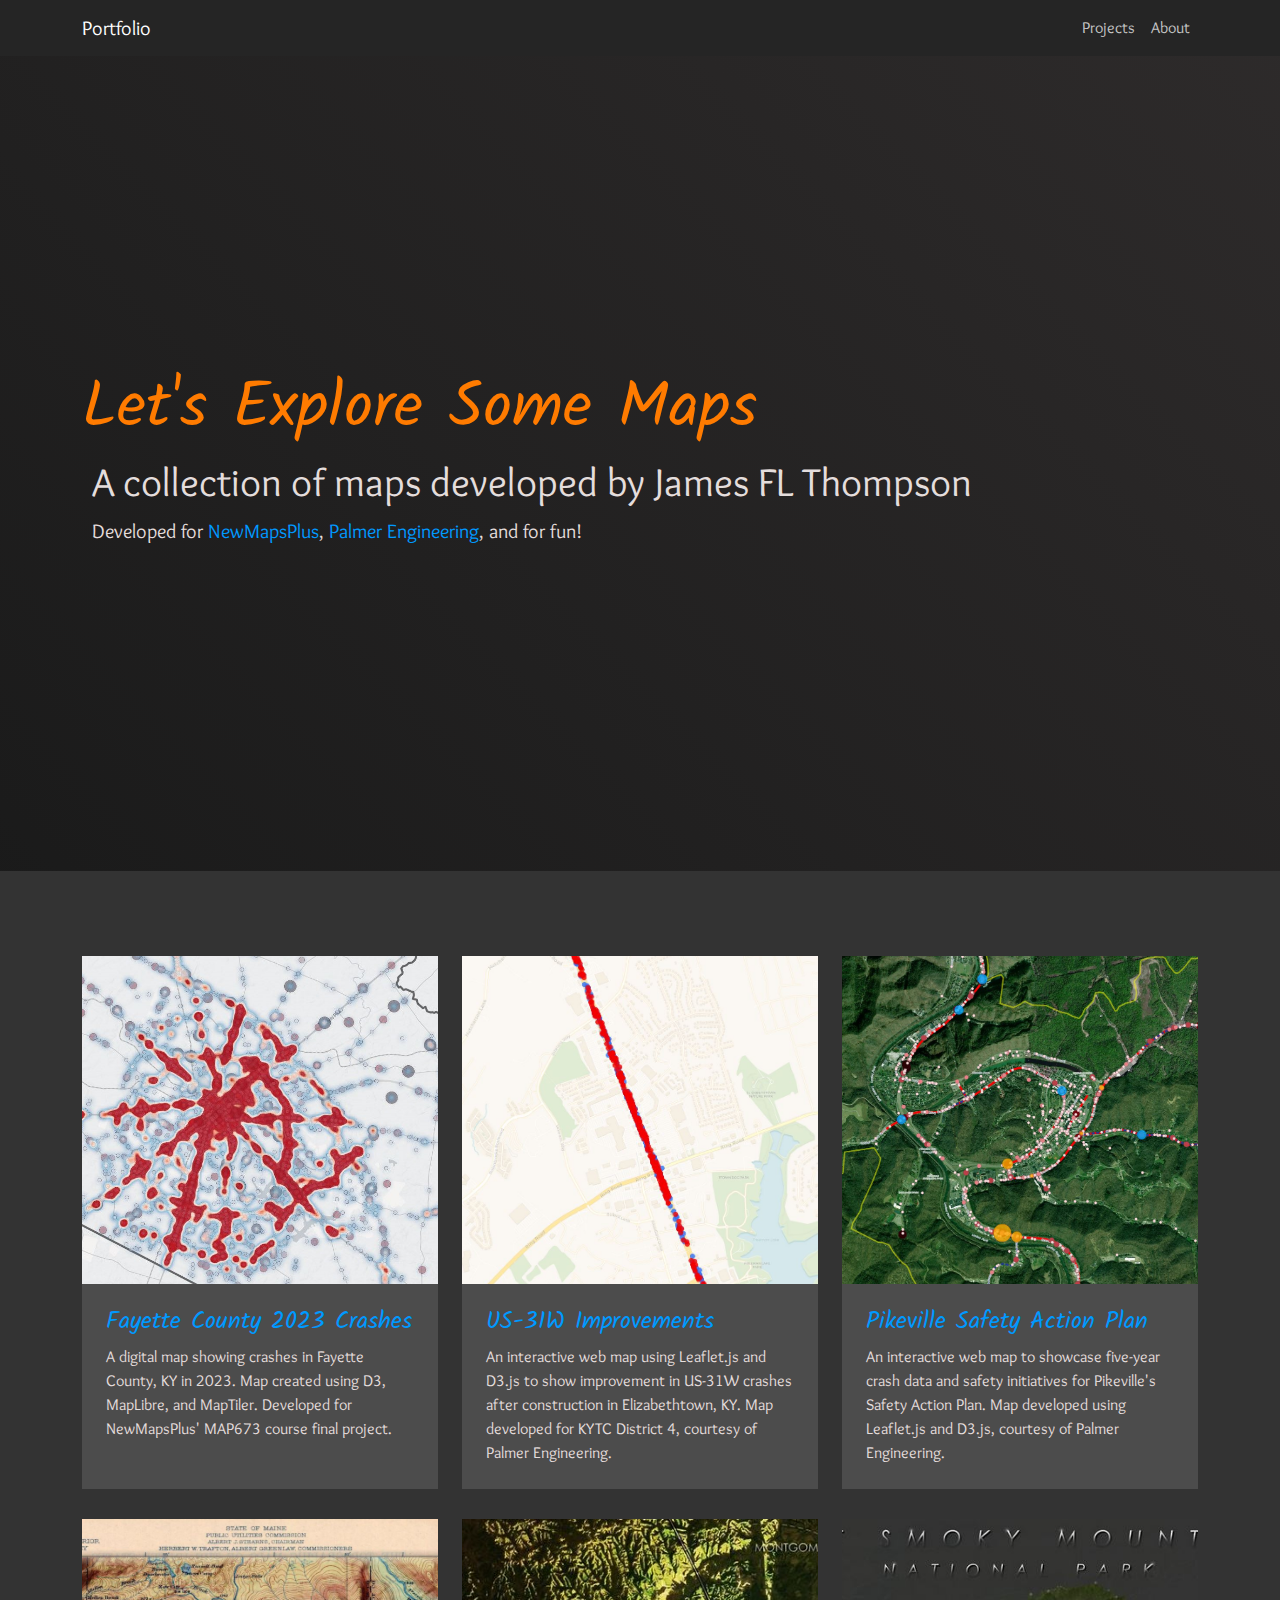
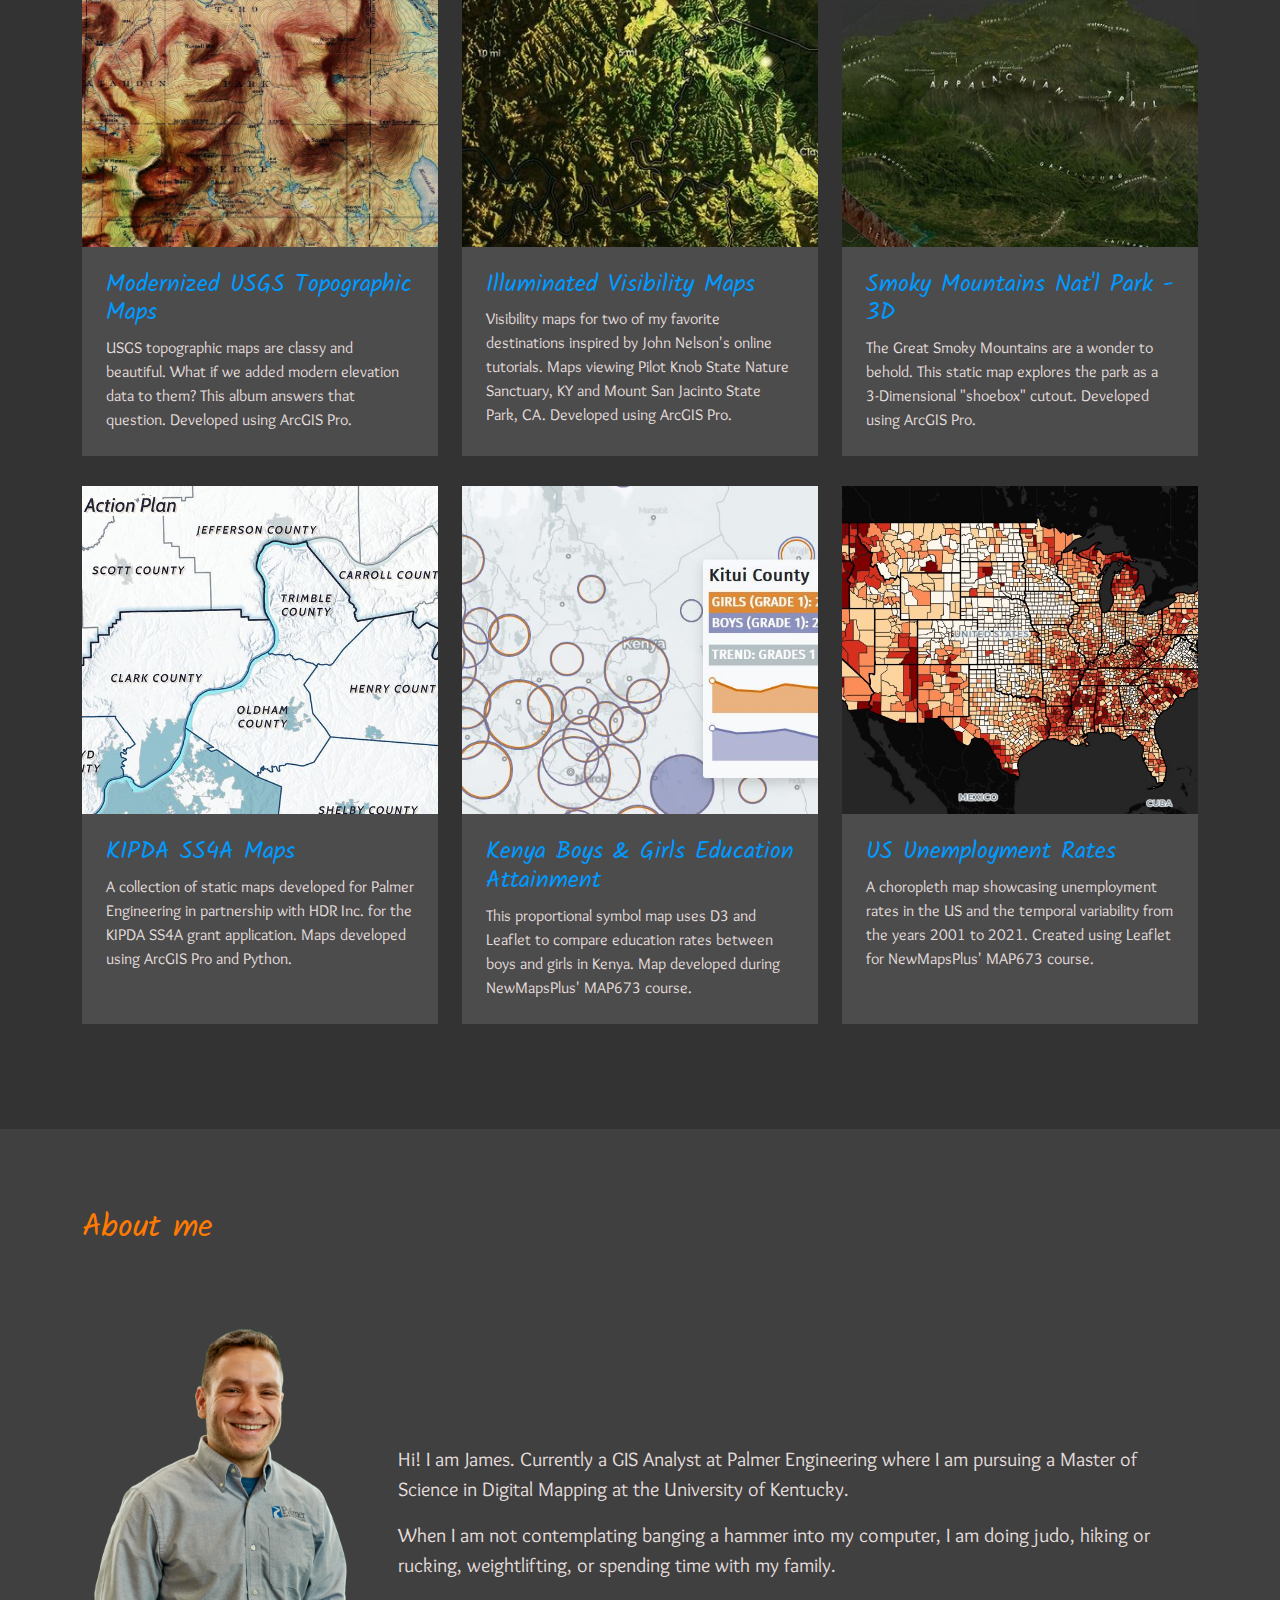
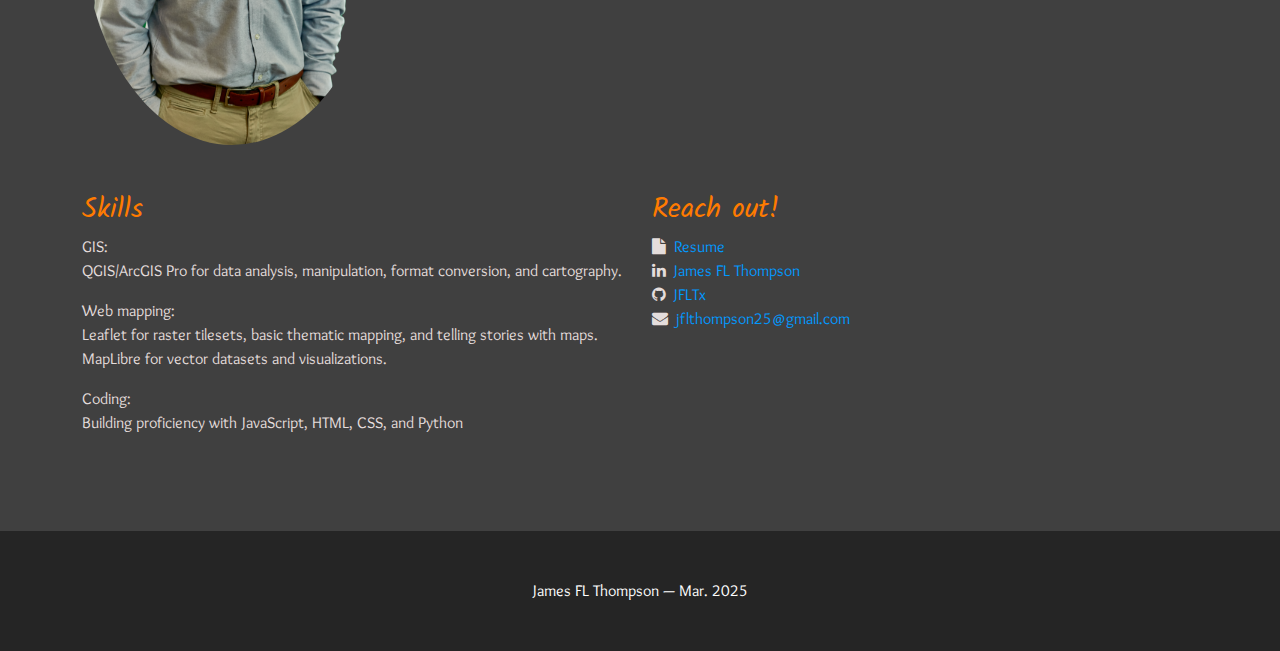
<file: index.html>
<!DOCTYPE html>
<html lang="en">

<head>
  <meta charset="utf-8" />
  <meta name="viewport" content="width=device-width, initial-scale=1, shrink-to-fit=no" />
  <meta name="description" content="" />
  <meta name="author" content="" />

  <title>JFLT Portfolio</title>

  <!-- Bootstrap CSS -->
  <link href="vendor/bootstrap/css/bootstrap.min.css" rel="stylesheet" />

  <!-- Font Awesome CSS from CDN -->
  <link href="https://maxcdn.bootstrapcdn.com/font-awesome/4.7.0/css/font-awesome.min.css" rel="stylesheet"
    integrity="sha384-wvfXpqpZZVQGK6TAh5PVlGOfQNHSoD2xbE+QkPxCAFlNEevoEH3Sl0sibVcOQVnN" crossorigin="anonymous" />

  <!-- Google web font -->
  <link rel="preconnect" href="https://fonts.googleapis.com" />
  <link rel="preconnect" href="https://fonts.gstatic.com" crossorigin />
  <link
    href="https://fonts.googleapis.com/css2?family=Kalam:wght@300;400;700&family=Overlock:ital,wght@0,400;0,700;0,900;1,400;1,700;1,900&display=swap"
    rel="stylesheet" />

  <!-- Custom styles for this template -->
  <link href="css/styles.css" rel="stylesheet" />
</head>

<body id="page-top">
  <!-- Navigation -->
  <nav class="navbar navbar-expand-lg sticky-top navbar-dark bg-dark" id="mainNav">
    <div class="container">
      <a class="navbar-brand" href="#page-top">Portfolio</a>
      <div class="float-end">
        <button class="navbar-toggler" type="button" data-bs-toggle="collapse" data-bs-target="#navbarResponsive"
          aria-controls="navbarResponsive" aria-expanded="false" aria-label="Toggle navigation">
          <span class="navbar-toggler-icon"></span>
        </button>
        <div class="collapse navbar-collapse" id="navbarResponsive">
          <ul class="navbar-nav">
            <li class="nav-item">
              <a class="nav-link" href="#projects">Projects</a>
            </li>
            <li class="nav-item">
              <a class="nav-link" href="#about">About</a>
            </li>
          </ul>
        </div>
      </div>
    </div>
  </nav>

  <!-- Welcome Section -->
  <header class="bg-dark text-light">
    <div class="container">
      <h1>Let's Explore Some Maps</h1>
      <p class="lead display-6 spectral-extralight">
        A collection of maps developed by James FL Thompson
      </p>
      <p class="lead">
        Developed for <a href="https://newmapsplus.as.uky.edu/" target="_blank">NewMapsPlus</a>, <a
          href="https://www.palmernet.com/" target="_blank">Palmer Engineering</a>,
        and for fun!
      </p>
    </div>
  </header>

  <!-- Projects Section -->
  <section id="projects" class="bg-secondary">
    <div class="container">
      <!-- group items to keep cards inside of -->
      <div class="row">
        <!-- Fayette Crashes Card -->
        <div class="col-lg-4 col-sm-6 portfolio-item">
          <div class="card h-100">
            <a href="https://jfltx.github.io/crash-map-visualizer/" target="_blank"><img class="card-img-top"
                src="images/crashmap.JPG" alt="Fayette County 2023 Crashes" /></a>
            <div class="card-body">
              <h4 class="card-title">
                <a href="https://jfltx.github.io/crash-map-visualizer/" target="_blank">Fayette County 2023 Crashes</a>
              </h4>
              <p class="card-text text-light">
                A digital map showing crashes in Fayette County, KY in 2023.
                Map created using D3, MapLibre, and MapTiler. Developed for NewMapsPlus'
                MAP673 course final project.
              </p>
            </div>
          </div>
        </div>

        <!-- US-31W interactive web map Card -->
        <div class="col-lg-4 col-sm-6 portfolio-item">
          <div class="card h-100">
            <a href="maps/us31W-crashes" target="_blank"><img class="card-img-top"
                src="images/us31W-crashes-thumbnail.JPG" alt="US-31W Improvements" /></a>
            <div class="card-body">
              <h4 class="card-title">
                <a href="maps/us31W-crashes" target="_blank">US-31W Improvements</a>
              </h4>
              <p class="card-text text-light">
                An interactive web map using Leaflet.js and D3.js to show improvement in US-31W crashes
                after construction in Elizabethtown, KY. Map developed for KYTC District 4, courtesy of Palmer
                Engineering.
            </div>
          </div>
        </div>

        <!-- Pikeville SAP Interactive Map  -->
        <div class="col-lg-4 col-sm-6 portfolio-item">
          <div class="card h-100">
            <a href="maps/pikeville-sap" target="_blank"><img class="card-img-top"
                src="images/pikevilleSAP-thumbnail.JPG" alt="Pikeville SAP" /></a>
            <div class="card-body">
              <h4 class="card-title">
                <a href="maps/pikeville-sap/" target="_blank">Pikeville Safety Action Plan</a>
              </h4>
              <p class="card-text text-light">
                An interactive web map to showcase five-year crash data and safety initiatives for Pikeville's Safety
                Action Plan. Map developed using Leaflet.js and D3.js, courtesy of Palmer Engineering.
            </div>
          </div>
        </div>


        <!-- Modernized Topos Card -->
        <div class="col-lg-4 col-sm-6 portfolio-item">
          <div class="card h-100">
            <a href="https://www.flickr.com/photos/200063877@N03/albums/72177720321504102" target="_blank"><img
                class="card-img-top" src="images/katahdin-thumbnail.JPG" alt="Modernized USGS Topos - album" /></a>
            <div class="card-body">
              <h4 class="card-title">
                <a href="https://www.flickr.com/photos/200063877@N03/albums/72177720321504102"
                  target="_blank">Modernized USGS Topographic Maps</a>
              </h4>
              <p class="card-text text-light">
                USGS topographic maps are classy and beautiful. What if we added modern elevation data to them?
                This album answers that question. Developed using ArcGIS Pro.
              </p>
            </div>
          </div>
        </div>
        <!-- lluminated Visibility Card -->
        <div class="col-lg-4 col-sm-6 portfolio-item">
          <div class="card h-100">
            <a href="https://www.flickr.com/photos/200063877@N03/albums/72177720321504437" target="_blank"><img
                class="card-img-top" src="images/PK-visibility-thumbnail.JPG"
                alt="Illuminated Visibility - album" /></a>
            <div class="card-body">
              <h4 class="card-title">
                <a href="https://www.flickr.com/photos/200063877@N03/albums/72177720321504437"
                  target="_blank">Illuminated Visibility Maps</a>
              </h4>
              <p class="card-text text-light">
                Visibility maps for two of my favorite destinations inspired
                by John Nelson's online tutorials. Maps viewing Pilot Knob State Nature Sanctuary, KY and Mount
                San Jacinto State Park, CA. Developed using ArcGIS Pro.
              </p>
            </div>
          </div>
        </div>
        <!-- GSM Thumbnail -->
        <div class="col-lg-4 col-sm-6 portfolio-item">
          <div class="card h-100">
            <a href="https://drive.google.com/file/d/15b6COPiTzVu1abYLl5eTtzipZkx5i4fK/view?usp=sharing"
              target="_blank"><img class="card-img-top" src="images/GSM-thumbnail.JPG" alt="GSM 3D" /></a>
            <div class="card-body">
              <h4 class="card-title">
                <a href="https://drive.google.com/file/d/15b6COPiTzVu1abYLl5eTtzipZkx5i4fK/view?usp=sharing"
                  target="_blank">Smoky Mountains Nat'l Park - 3D</a>
              </h4>
              <p class="card-text text-light">
                The Great Smoky Mountains are a wonder to behold. This static map explores the park as a 3-Dimensional
                "shoebox" cutout. Developed using ArcGIS Pro.
              </p>
            </div>
          </div>
        </div>

        <!-- KIPDA SS4A Static Maps card -->
        <div class="col-lg-4 col-sm-6 portfolio-item">
          <div class="card h-100">
            <a href="https://www.flickr.com/photos/200063877@N03/albums/72177720321503397" target="_blank"><img
                class="card-img-top" src="images/KIPDA-thumbnail.JPG" alt="" /></a>
            <div class="card-body">
              <h4 class="card-title">
                <a href="https://www.flickr.com/photos/200063877@N03/albums/72177720321503397" target="_blank">KIPDA
                  SS4A
                  Maps</a>
              </h4>
              <p class="card-text text-light">
                A collection of static maps developed for Palmer Engineering
                in partnership with HDR Inc. for the KIPDA SS4A grant
                application. Maps developed using ArcGIS Pro and Python.
              </p>
            </div>
          </div>
        </div>

        <!-- Kenya Education card -->
        <div class="col-lg-4 col-sm-6 portfolio-item">
          <div class="card h-100">
            <a href="maps/kenya-education" target="_blank"><img class="card-img-top" src="images/kenya-education.JPG"
                alt="GSM 3D" /></a>
            <div class="card-body">
              <h4 class="card-title">
                <a href="maps/kenya-education" target="_blank">Kenya Boys & Girls Education Attainment</a>
              </h4>
              <p class="card-text text-light">
                This proportional symbol map uses D3 and Leaflet to compare education rates between
                boys and girls in Kenya. Map developed during NewMapsPlus' MAP673 course.
              </p>
            </div>
          </div>
        </div>

        <!-- US unemployment card -->
        <div class="col-lg-4 col-sm-6 portfolio-item">
          <div class="card h-100">
            <a href="maps/us-unemployment" target="_blank"><img class="card-img-top"
                src="images/us-unemployment-rates.JPG" alt="US Power Plants" /></a>
            <div class="card-body">
              <h4 class="card-title">
                <a href="maps/us-unemployment" target="_blank">US Unemployment Rates</a>
              </h4>
              <p class="card-text text-light">
                A choropleth map showcasing unemployment rates in the US and the temporal variability
                from the years 2001 to 2021. Created using Leaflet for NewMapsPlus' MAP673 course.
              </p>
            </div>
          </div>
        </div>

      </div> <!-- End row div -->
    </div>
    </div>
  </section>

  <!-- About Section -->
  <section id="about" class="bg-body-tertiary text-light">
    <div class="container">
      <div class="row">
        <div class="col-lg-12 mx-auto">
          <h2>About me</h2>
          <div class="about-container my-5">
            <img class="rounded-circle img-fluid" src="images/Me_again.png" alt="James" />
            <div>
              <p class="lead">
                Hi! I am James. Currently a GIS Analyst at Palmer Engineering where I am pursuing a
                Master of Science in Digital Mapping at the University of Kentucky.
              </p>
              <p class="lead">
                When I am not contemplating banging a hammer into my computer, I am doing judo,
                hiking or rucking, weightlifting, or spending time with my family.
              </p>
            </div>
          </div>
        </div>
      </div>
      <div class="row">
        <div class="col-md-6">
          <h3>Skills</h3>
          <ul class="list-unstyled">
            <li>
              <strong>GIS:</strong>
              <p>
                QGIS/ArcGIS Pro for data analysis, manipulation, format conversion, and cartography.
              </p>
            </li>
            <li>
              <strong>Web mapping:</strong>
              <p>
                Leaflet for raster tilesets, basic thematic mapping, and
                telling stories with maps.
                MapLibre for vector datasets and visualizations.
              </p>
            </li>
            <li>
              <strong>Coding:</strong>
              <p>Building proficiency with JavaScript, HTML, CSS, and Python</p>
            </li>
          </ul>
        </div>
        <div class="col-md-6">
          <h3>Reach out!</h3>
          <ul class="list-unstyled">
            <li class="">
              <i class="fa fa-file me-2"></i><a href="documents/JFLT RESUME 03-25.pdf" target="_blank">Resume</a>
            </li>
            <li class="">
              <i class="fa fa-linkedin me-2"></i><a href="https://www.linkedin.com/in/james-thompson-406800159/"
                target="_blank">James FL Thompson</a>
            </li>
            <li class="mr-2">
              <i class="fa fa-github me-2"></i><a href="https://github.com/JFLTx" target="_blank">JFLTx</a>
            </li>
            <li class="">
              <i class="fa fa-envelope me-2"></i><a href="mailto:jflthompson25@gmail.com"
                target="_blank">jflthompson25@gmail.com</a>
            </li>
          </ul>
        </div>
      </div>
    </div>
  </section>

  <!-- Footer -->
  <footer class="py-5 bg-dark">
    <div class="container">
      <p class="m-0 text-center text-white">
        <!-- Copyright &copy;--> James FL Thompson &mdash; Mar. 2025
      </p>
    </div>
  </footer>

  <!-- Bootstrap JavaScript -->
  <script src="vendor/bootstrap/js/bootstrap.bundle.min.js"></script>


</body>

</html>
</file>
<file: css/styles.css>
/*!
 * Start Bootstrap - Heroic Features (https://startbootstrap.com/template-overviews/heroic-features)
 * Copyright 2013-2017 Start Bootstrap
 * Licensed under MIT (https://github.com/BlackrockDigital/startbootstrap-heroic-features/blob/master/LICENSE)
 */

:root {
  /* --warm-black-1: #1A1A1A;
    --warm-black-2: #2C2828;
    --warm-black-3: #3E3A3A;
    --warm-black-4: #504B4B;
    --warm-black-5: #635E5E; */
  --warm-black-1: #252525;
  --warm-black-2: #333333;
  --warm-black-3: #404040;
  --warm-black-4: #4c4c4c;
  --warm-black-5: #595959;
  --warm-black-6: #c4c4c4;
  --text-color: #e4dddc;
  --link-color: #0099ff;
  --link-hover-color: #ff7b00;
  --font-base: "Overlock", sans-serif;
  --font-accent: "Kalam", cursive;
}

/* Overwrite Bootstrap's styles */

* {
  box-sizing: border-box;
}

.bg-dark {
  background-color: var(--warm-black-1) !important;
}

.bg-secondary {
  background-color: var(--warm-black-2) !important;
}

.bg-body-tertiary {
  background-color: var(--warm-black-3) !important;
}

.card-body {
  background-color: var(--warm-black-4) !important;
}

.text-light {
  color: var(--text-color) !important;
  text-shadow: 1 1 1 black !important;
}

.modal-header,
.modal-footer {
  border: none;
}

.modal-header .btn-close {
  background-color: var(--warm-black-5);
}

body {
  /* apply custom rules to the body here */
  font-family: var(--font-base);
  font-weight: 300;
  font-style: normal;
  background-color: var(--warm-black-1);
  color: var(--text-color);
  font-size: 100%;
  text-shadow: 0.5 0.5 1 black;
}

h1,
h2,
h3,
h4,
h5,
h6 {
  font-family: var(--font-accent);
  font-weight: 400;
  font-style: normal;
  text-shadow: 1 1 2 black;
  color: #ff7b00;
}

.title {
  font-family: var(--font-accent);
  font-size: 2rem;
  font-weight: 400;
  font-style: normal;
  text-shadow: 1 1 2 black;
}

header {
  background: linear-gradient(
      45deg,
      rgba(22, 22, 22, 0.7) 0%,
      rgba(46, 43, 43, 0.9) 100%
    ),
    url("https://live.staticflickr.com/65535/54094784726_9580df01c6_k.jpg");
  background-size: cover;
  background-position: center;
  font-family: var(--font-base);
  text-shadow: 1 1 2 black;
  font-size: 3rem;
  font-weight: 400;
  font-style: normal;
  height: auto;
  padding: 35vh 0;
}

header h1 {
  font-family: var(--font-accent);
  font-size: 4rem;
  font-weight: 400;
  font-style: normal;
}

header p {
  margin: 10px;
  font-size: 2rem;
}

/* Keyframe for fade-in and slide-up */
@keyframes fadeInSlideUp {
  from {
    opacity: 0;
    transform: translateY(100px);
  }
  to {
    opacity: 1;
    transform: translateY(0);
  }
}

/* Apply animation to header text */
header h1,
header p {
  animation: fadeInSlideUp 1s ease-out;
}

a,
nav-link {
  color: var(--link-color);
  text-decoration: none;
  text-shadow: 1 1 2 black;
  transition: color 0.3s ease, text-shadow 0.3s ease, transform 0.3s ease;
}

a:hover {
  color: var(--link-hover-color);
  text-decoration: none;
  text-shadow: 1 1 2 black;
}

.nav-link:hover {
  transform: translateY(-2px);
  color: var(--link-hover-color);
}

.title {
  font-family: var(--font-accent);
  font-size: 2rem;
  font-weight: 400;
  font-style: normal;
}

nav img {
  width: 5%;
  display: none;
}

.card {
  background-color: var(--warm-black-2);
  color: var(--text-color);
  border-radius: 2%;
  transform: translateY(5px);
  transition: transform 0.3s ease, box-shadow 0.3s ease;
}

.card:hover {
  transform: scale(1.02);
  box-shadow: 0 10px 20px rgba(0, 0, 0, 0.5);
}

.card .card-img-top {
  object-fit: cover;
  height: calc(200px + 10vw);
}

.portfolio-item {
  margin-bottom: 30px;
}

.about-container {
  display: flex;
  align-items: center;
  gap: 1rem; /* space between the image and text */
}

.about-container img {
  max-width: 300px;
  height: auto;
}

#map {
  height: 40vh;
  width: 100%;
  position: relative;
  margin: 0;
}

.leaflet-popup-content-wrapper,
.leaflet-popup-tip {
  background-color: var(--warm-black-2);
  color: var(--text-color);
  border: none;
}

#map .map-title {
  position: absolute;
  top: 20px;
  left: 20px;
  color: var(--link-color);
  z-index: 500;
  font-size: 1.5rem;
}

#swipe-map {
  height: 40vh;
  width: 100%;
  margin: 0;
  border-radius: 1.5%;
}

/* Modals */
.modal-body iframe {
  width: 100%;
  height: 60vh;
}

/* media query when the media is wider than 992px */
@media (min-width: 992px) {
  header {
    header {
      padding: 34vh 0;
    }

    nav img {
      display: inline !important;
    }
  }
}

/* media query when window width is smaller than 768px */
@media (max-width: 768px) {
  .about-container {
    flex-direction: column;
    align-items: center;
  }

  .about-container img {
    max-width: 80%;
    height: auto;
  }
}

.portfolio-item {
  margin-bottom: 30px;
}

section {
  padding: 80px 0;
}

/* Google Font Styles */

.kalam-light {
  font-family: "Kalam", cursive;
  font-weight: 300;
  font-style: normal;
}

.kalam-regular {
  font-family: "Kalam", cursive;
  font-weight: 400;
  font-style: normal;
}

.kalam-bold {
  font-family: "Kalam", cursive;
  font-weight: 700;
  font-style: normal;
}

.overlock-regular {
  font-family: "Overlock", sans-serif;
  font-weight: 400;
  font-style: normal;
}

.overlock-bold {
  font-family: "Overlock", sans-serif;
  font-weight: 700;
  font-style: normal;
}

.overlock-black {
  font-family: "Overlock", sans-serif;
  font-weight: 900;
  font-style: normal;
}

.overlock-regular-italic {
  font-family: "Overlock", sans-serif;
  font-weight: 400;
  font-style: italic;
}

.overlock-bold-italic {
  font-family: "Overlock", sans-serif;
  font-weight: 700;
  font-style: italic;
}

.overlock-black-italic {
  font-family: "Overlock", sans-serif;
  font-weight: 900;
  font-style: italic;
}
</file>
